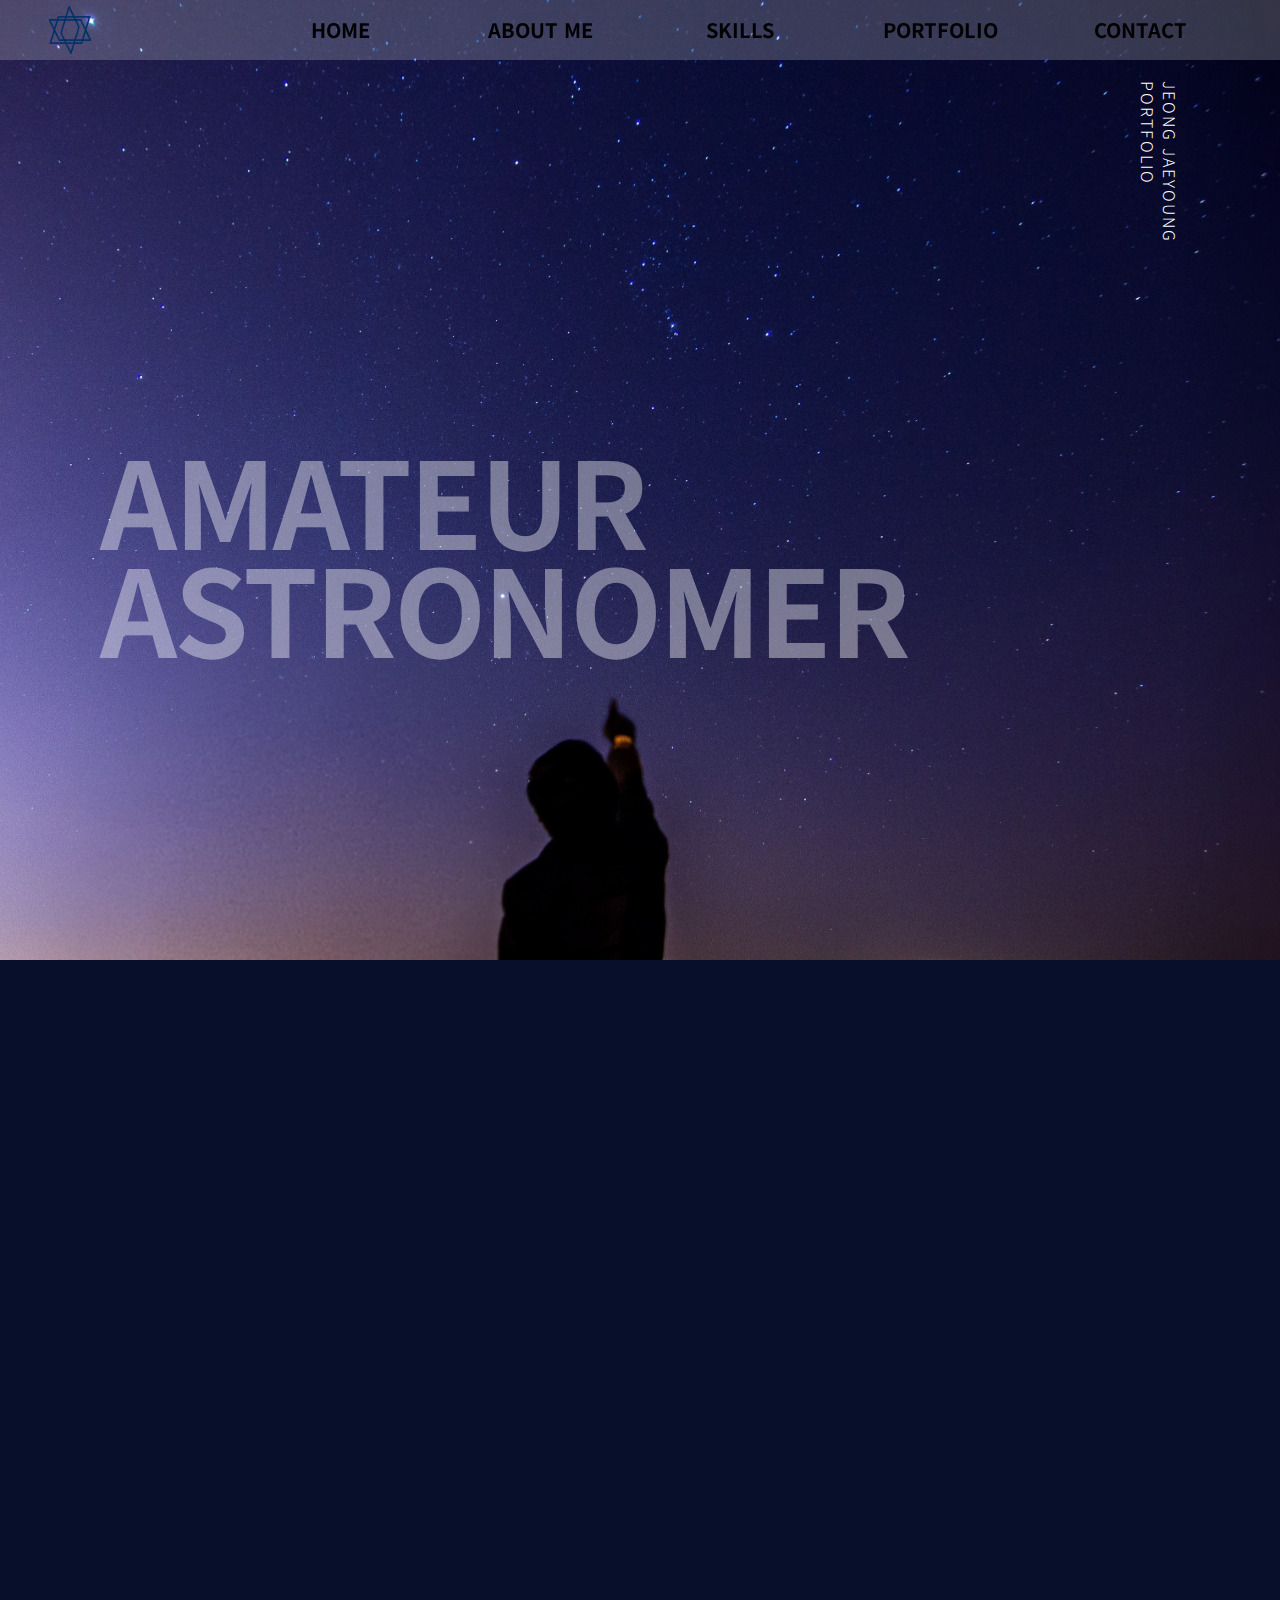
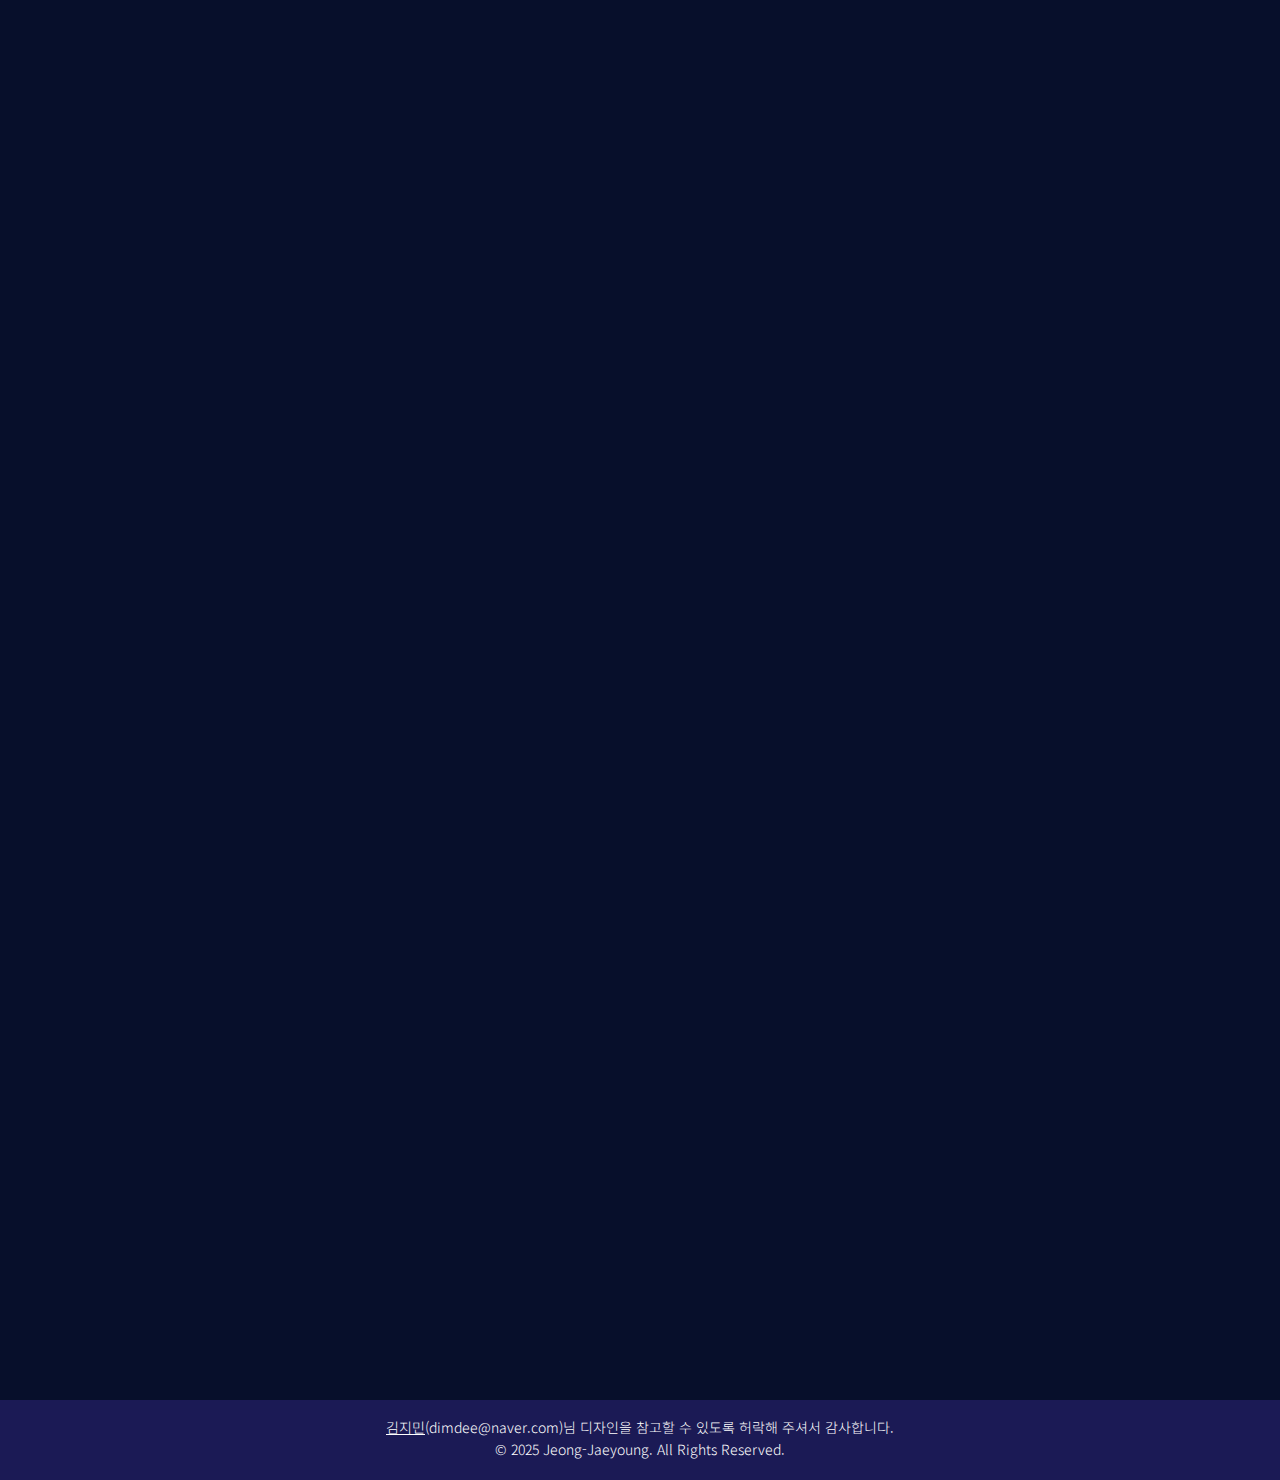
<file: index.html>
<!DOCTYPE HTML>
<html lang="ko">

<head>
  <meta charset="UTF-8">
  <!-- <meta name="viewport" content="width=device-width, initial-scale=1.0"> -->
  
  <title>정재영 포트폴리오</title>

  <link rel="stylesheet" href="css/reset.css" />
  <link rel="stylesheet" href="css/animate.css">
  <link rel="stylesheet" href="css/style.css" />
  <link rel="icon" type="image/x-icon" href="images/favicon.ico">
  
  <script src="js/plugins/jquery-1.12.3.js"></script>
  <script src="js/plugins/jquery.easing.min.js"></script>
  <script src="js/plugins/wow.min.js"></script>
  <script src="js/function.js"></script>
</head>

<body>
  <div id="wrap">
    <!-- header -->
    <header>
      <div class="container">
        <a href="#" class="logo"></a>
        <nav role="navigation">
          <ul class="gnb" id="test">
            <li class="active"><a href="#">HOME</a></li>
            <li><a href="#">ABOUT ME</a></li>
            <li><a href="#">SKILLS</a></li>
            <li><a href="#">PORTFOLIO</a></li>
            <li><a href="#">CONTACT</a></li>
          </ul>
        </nav>
      </div>
    </header>

    <hr>

    <!-- home -->
    <section id="home">
      <div class="container">
        <p>JEONG JAEYOUNG<br>PORTFOLIO</p>
        <h1>AMATEUR<br>ASTRONOMER<br></h1>
      </div>
    </section>

    <hr>

    <!-- profile -->
    <section id="profile" class="clearfix wow fadeIn" data-wow-delay="100ms">
      <div class="profile-left">
        <h2>Profile</h2>
        <p class="img"></p>
      </div>

      <div class="profile-right">
        <div class="profile">
          <ul class="mnu clearfix">
            <li class="on"><a href="#">기본 사항</a></li>
            <li><a href="#">경력 사항</a></li>
            <li><a href="#">수상 내역</a></li>
            <li><a href="#">자격증</a></li>
            <li><a href="#">교육/연수</a></li>
            <li><a href="#">대외 활동</a></li>
          </ul>
          <ul class="view">
            <li>
              &middot; 이름: 정재영<br>
              &middot; 나이: 1990.11.15<br>
              &middot; 학력: 영진전문대학 컴퓨터응용기계계열 졸업<br>
              &middot; 거주지: 제주도<br>
              &middot; 탄생별자리: 전갈자리<br>
              &middot; MBIT: INTJ(용의주도한 전략가, 과학자형)
            </li>
            <li>
              &middot; 신도리코 기계제조부 / 훈련학생<br>
              &middot; 원익QnC 정밀가공 / 기사<br>
              &middot; 두산인프라코어 공작기계BG R&D / 연구원<br>
              &middot; 이젠컴퓨터학원 기계CAD / 강사<br>
              &middot; 유성생명과학고등학교 기계CAD / 산학겸임교사<br>
              &middot; 허브인소프트 연구개발팀 / 선임연구원<br>
              &middot; 대전시민천문대 / 과학해설사<br>
              &middot; 제주융합과학연구원 과학교육부 / 융합교육지도사<br>
              &middot; 프리랜서 2D & 3D CAD / 대표
            </li>
            <li>
              &middot; 실용신안 / 실외풍 유입구<br>
              &middot; 장관상 / 산업통상자원부 창의설계경진대회(오일 미스트 포집 장치)<br>
              &middot; 공로패 / 영진전문대학(전시회 및 공모전 활동 & 수상)<br>
              &middot; 최우수상 / 영진전문대학(성적 우수)<br>
              &middot; 우수상 / (AI 플라스틱 분류 앱)
            </li>
            <li>
              &middot; 과학해설사<br>
              &middot; 직업능력개발훈련교사 기계설계 3급 / 기계가공 3급<br>
              &middot; 기계설계 산업기사<br>
              &middot; 전산응용기계제도 기능사<br>
              &middot; 컴퓨터응용선반 기능사<br>
              &middot; 전자기기 기능사<br>
              &middot; 정보처리 기능사<br>
              &middot; 정보기기운용 기능사<br>
              &middot; 미용사(피부)<br>
              &middot; 워드프로세서<br>
              &middot; HSK Level2
            </li>
            <li>
              &middot; 한국형 창의력 개발 프로그램 ‘New Thinkertoys’<br>
              &middot; Pro/Engineer 3차원 Basic 교육 · 실무 설계 과정<br>
              &middot; CATIA V5 MD2 과정<br>
              &middot; Turning, Milling, Drilling Training 절삭 공구<br>
              &middot; Custom macro<br>
              &middot; 국가직무능력표준(NCS)기반의 훈련과정 편성<br>
              &middot; 2021 산업융합형 인공지능 청년혁신가 양성과정<br>
              &middot; 인공지능 학습용 데이터 라벨링 전문 교육<br>
              &middot; 과학해설사
            </li>
            <li>
              &middot; 멘사코리아 / 기계공학 시그장<br>
              &middot; 교육기부박람회(한국과학창의재단) / 재능기부<br>
              &middot; 3차원 연구회 / 교육부장<br>
              &middot; 하늘, 땅, 우주, 별 만큼…(천문 동호회) / 지기<br>
              &middot; 우주,별….사랑하는 사람들(천문 동호회) / 운영자
            </li>
          </ul>
        </div>

        <div class="tag">
          <ul class="clearfix">
            <li>#별하르방</li>
            <li>#멘사코리아</li>
            <li>#과학해설사</li>
            <li>#기계설계</li>
            <li>#AI & Full-Stack</li>
            <li>#자격증 컬렉터</li>
            <li>#천체관측</li>
          </ul>
        </div>
      </div>
    </section>

    <hr>

    <!-- skills -->
    <section id="skills" class="wow fadeIn" data-wow-delay="100ms">
      <h2>I can do</h2>

      <ol class="skill1 clearfix">
        <li>Python<br><div></div></li>
        <li>Swift<br><div></div></li>
        <li>Java<br><div></div></li>
        <li>HTML<br><div></div></li>
        <li>CSS<br><div></div></li>
        <li>Javscript<br><div></div></li>
        <li>HeidiSQL<br><div></div></li>
      </ol>

      <h2>and I can do too</h2>

      <ol class="skill2 clearfix">
        <li>AutoCAD<br><div></div></li>
        <li>Inventor<br><div></div></li>
        <li>Creo<br><div></div></li>
        <li>Catia<br><div></div></li>
        <li>3D Print<br><div></div></li>
        <li>Telescope<br><div></div></li>
      </ol>
    </section>

    <hr>

    <!-- portfolio -->
    <section id="portfolio" class="wow fadeIn" data-wow-delay="100ms">
      <h2>Portfolio</h2>

      <div class="portfolio_bg">
        <h3 class="sr-only">상세내용</h3>

        <div class="portfolio_img">
          <a href="#" class="viewClose">기획안</a>
        </div>
      </div>

      <div class="container">
        <ul class="mnu clearfix">
          <li class="on"><a href="#">웹사이트</a></li>
          <li><a href="#">AI</a></li>
          <li><a href="#">앱</a></li>
          <li><a href="#">크롤링</a></li>
          <li><a href="#">기계설계</a></li>
          <li><a href="#">3D프린트</a></li>
          <li><a href="#">천체관측</a></li>
        </ul>

        <ul class="view">
          <li>
            <h3>에코인에너지 웹사이트</h3>
            <p>
              허브인소프트 회사 근무 중 프로젝트 결과물로,<br>
              에코인에너지 웹사이트를 반응형으로 제작하였습니다.
            </p>
            <p>
              환경: Mac, HTML, CSS, JS<br>
              참여도: 90%
            </p>
            <div class="view_img">메인화면 이미지 미리보기</div>
            <a href="images/portfolio/ecoinenergyDetail.png" class="viewOpen" onclick="imgSizeChange(event, 1577, 7961)">상세내용</a>
            <a href="http://www.ecoinenergy.com/" target="_blank">사이트 바로가기</a>
          </li>

          <li>
            <h3>태양광 발전소 입지 선정<span>(공모전)</span></h3>
            <p>
              Python을 활용하여 지난 2년간의 데이터를 분석하고, 대전광역시 동별<br>
              태양광 발전 효율을 평가한 후, 상위 25%에 해당하는 지역을 선정하였습니다.
            </p>
            <p>
              환경: Windows, Python(Jupyter), Azure<br>
              참여도: 100%
            </p>
            <div class="view_img">메인화면 이미지 미리보기</div>
            <a href="images/portfolio/solarDetail.png" class="viewOpen" onclick="imgSizeChange(event, 700, 4164)">상세내용</a>
          </li>

          <li>
            <h3>AI 플라스틱 분류 앱<span>(포트폴리오용)</span></h3>
            <p>
              Android 스마트폰에서 실시간으로 내제 모델로 <br>
              폐플라스틱을 분류하는 앱을 제작하였습니다.
            </p>
            <p>
              환경: Ubuntu, Windows, Mac, Docker, Python, Java<br>
              참여도: 100%
            </p>
            <div class="view_img">메인화면 이미지 미리보기</div>
            <a href="images/portfolio/appDetail.png" class="viewOpen" onclick="imgSizeChange(event, 700, 2078)">상세내용</a>
          </li>

          <li>
            <h3>크롤링<span>(포트폴리오용)</span></h3>
            <p>
              검색어와 크롤링할 글 개수를 입력하면, 유튜브에서 검색하여 제목, 조회수, 날짜,<br>
              좋아요 수, 싫어요 수, 댓글을 수집하는 크롤링 프로그램을 제작하였습니다.
            </p>
            <p>
              환경: Windows, Python<br>
              참여도: 100%
            </p>
            <div class="view_img">메인화면 이미지 미리보기</div>
            <a href="images/portfolio/crawlingDetail.png" class="viewOpen" onclick="imgSizeChange(event, 700, 6032)">상세내용</a>
          </li>

          <li>
            <h3>오일 미스트 포집 장치<span>(장관상)</span></h3>
            <p>
              CNC 가공에서 발생하는 오일 미스트를 포집하여<br>
              재사용할 수 있는 장치를 설계하고 제작하였습니다.
            </p>
            <p>
              환경: Creo, AutoCAD, CNC밀링<br>
              참여도: 60%
            </p>
            <div class="view_img">메인화면 이미지 미리보기</div>
            <a href="images/portfolio/cadDetail.png" class="viewOpen" onclick="imgSizeChange(event, 700, 16329)">상세내용</a>
          </li>

          <li>
            <h3>편심 왕복 장치</h3>
            <p>
              기계설계 산업기사 시험에 출제되는 편심 왕복 장치를 3D 모델링하여,<br>
              3D 프린터로 출력한 후 실제로 동작할 수 있도록 조립하였습니다.
            </p>
            <p>
              환경: Inventor, 3D Print<br>
              참여도: 100%
            </p>
            <div class="view_img">메인화면 이미지 미리보기</div>
            <a href="images/portfolio/3dprintDetail.png" class="viewOpen" onclick="imgSizeChange(event, 700, 5271)">상세내용</a>
          </li>

          <li>
            <h3>천체 관측</h3>
            <p>
              천문 동호회 운영과 대전시민천문대, 제주융합과학연구원에서<br>
              천체 관측 관련 업무를 수행하였습니다.
            </p>
            <p>
              환경: 주망원경, 보조망원경<br>
              참여도: 100%
            </p>
            <div class="view_img">메인화면 이미지 미리보기</div>
            <a href="images/portfolio/astroDetail.png" class="viewOpen" onclick="imgSizeChange(event, 700, 2621)">상세내용</a>
          </li>
        </ul>
      </div>
    </section>

    <hr>

    <!-- contact -->
    <section id="contact" class="wow fadeIn" data-wow-delay="100ms">
      <h2>Contact</h2>
      <div class="contact_img"></div>

      <div class="container">
        <p>
          저는 물질적인 욕심보다는 <strong>꿈을 추구</strong>하며,<br>
          다른 사람들이 자신의 꿈을 찾을 수 있도록 돕고자 합니다.<br>
          우주의 먼지처럼 <strong>자유로운 삶</strong>을 살아가며,<br>
          끊임없이 성장하고 발전하는 여정을 이어가고 있습니다.
        </p>
        <p>
          shaula0@naver.com<br>
        </p>
  
        <div class="link clearfix">
          <a href="https://github.com/shaula0" class="git" target="_blank">
            <img src="images/git.svg" />
          </a>
          <a href="https://www.instagram.com/jayjaej" class="instargram" target="_blank">
            <img src="images/instagram.svg" />
          </a>
          <a href="https://shaula0.tistory.com/" class="instargram" target="_blank">
            <img src="images/tistory.svg" />
          </a>
        </div>
      </div>
    </section>

    <hr>

    <!-- footer -->
    <footer>
      <address>
        <a href="https://kim-ji-min.github.io/My-Portfolio/" style="text-decoration: underline;">김지민</a>(dimdee@naver.com)님 디자인을 참고할 수 있도록 허락해 주셔서 감사합니다.<br>
        &copy; 2025 Jeong-Jaeyoung. All Rights Reserved.
      </address>
    </footer>
  </div>
</body>

</html>
</file>
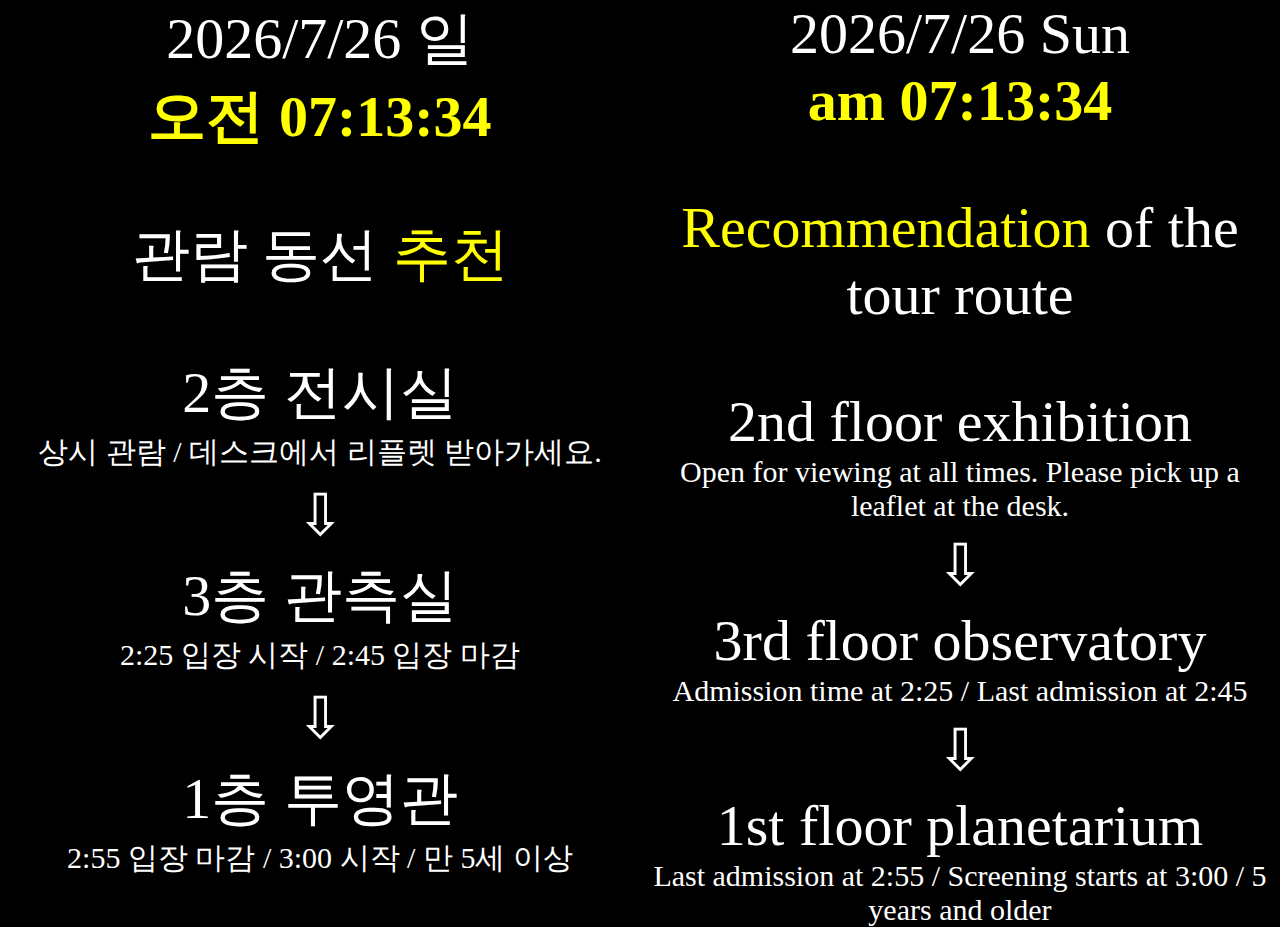
<file: summer.html>
<!-- 대전시민천문대 관람동선 추천 -->
<!--
2시 23분 미만일 경우 전시실 > 관측실(2:25) > 투영관(3:00) 추천

0분 이상, 23분 미만일 경우 전시실 > 관측실 > 투영관 추천
23분 이상, 45분 미만일 경우 관측실 > 전시실 > 투영관 추천
45분 이상, 52분 미만일 경우 전시실 > 투영관 > 관측실 추천
52분 이상, 55분 미만일 경우 투영관 > 관측실 > 전시실 추천
55분 이상, 0분 미만일 경우 전시실 > 관측실 > 투영관 추천

단, 화요일 8시는 시낭송, 토요일 8시는 음악회 추천
단, 4시 55분 이상, 5시 23분 미만일 경우 전시실 > 관측실 추천
단, 5시 23분 이상, 5시 45분 미만일 경우 관측실 > 전시실 추천
단, 5시 23분 이상, 6시 45분 미만일 경우 전시실 추천

단, 8시 55분 이상, 9시 00분 미만일 경우 전시실 > 관측실 추천
단, 9시 00분 이상, 9시 23분 미만일 경우 전시실 > 관측실 추천
단, 9시 23분 이상, 45분 미만일 경우 관측실 > 전시실 추천
단, 9시 45분 이상일 경우 전시실 추천
-->

<!DOCTYPE html>

<style>
    * {
        padding: 0;
        margin: 0;
        font-size: 58px;
    }

    body {
        background-color: black;
        color: white;
        display: table;
        table-layout: fixed;
        width: 100%;
        min-height: 100vh;
        text-align: center;

    }

    div.left {
        width: 50%;
        float: left;
        box-sizing: border-box;
    }

    div.right {
        width: 50%;
        float: right;
        box-sizing: border-box;
    }

    .way>div {
        padding-top: 8px;
        padding-bottom: 8px;
    }

    .container {
        display: table-cell;
        vertical-align: middle;
    }

    .date {
        color: white;
    }

    .time {
        font-weight: bold;
        color: yellow;
    }

    .way-time {
        font-size: 30px;
    }
</style>

<html lang="en" dir="ltr">

<head>
    <meta charset="utf-8">
</head>

<body>
    <div class="container">
        <div class="left">
            <div id="date" class="date"></div>
            <div id="time" class="time"></div>
            <div style="padding-top: 60px; padding-bottom: 60px;">관람 동선 <span style="color: yellow;">추천</span></div>
            <div class="way">
                <p id="first_route"></p>
                <p id="first_route_sub" class="way-time"></p>
                <div id="first_arrow">&#8681;</div>
                <p id="second_route"></p>
                <p id="second_route_sub" class="way-time"></p>
                <div id="second_route_arrow">&#8681;</div>
                <p id="third_route"></p>
                <p id="third_route_sub" class="way-time"></p>
            </div>
        </div>
        <div class="right">
            <div id="en_date" class="date"></div>
            <div id="en_time" class="time"></div>
            <div style="padding-top: 60px; padding-bottom: 60px;"><span style="color: yellow;">Recommendation</span> of the tour route</div>
            <div class="way">
                <p id="en_first_route"></p>
                <p id="en_first_route_sub" class="way-time"></p>
                <div id="en_first_arrow">&#8681;</div>
                <p id="en_second_route"></p>
                <p id="en_second_route_sub" class="way-time"></p>
                <div id="en_second_route_arrow">&#8681;</div>
                <p id="en_third_route"></p>
                <p id="en_third_route_sub" class="way-time"></p>
            </div>
        </div>
    </div>
</body>

</html>

<script type="text/javascript">
    var first_route = "";
    var first_route_sub = "";
    var second_route = "";
    var second_route_sub = "";
    var third_route = "";
    var third_route_sub = "";

    var en_first_route = "";
    var en_first_route_sub = "";
    var en_second_route = "";
    var en_second_route_sub = "";
    var en_third_route = "";
    var en_third_route_sub = "";

    var f1 = "1층 투영관";
    var f1_poetry_recitation = "1층 시낭송<br>(예약자 우선)";
    var f1_music_concert = "1층 음악회<br>(예약자 우선)";
    var f1_time1 = ":55 입장 마감 / ";
    var f1_time2 = ":00 시작 / 만 5세 이상";
    var f1_time1_concert = ":55 예약자 입장 마감 / ";
    var f1_time2_concert = ":00 시작 / 만 7세 이상";
    var f2 = "2층 전시실";
    var f2_time = "상시 관람 / 데스크에서 리플렛 받아가세요.";
    var f3 = "3층 관측실";
    var f3_time1 = ":25 입장 시작 / ";
    var f3_time2 = ":45 입장 마감";

    var en_f1 = "1st floor planetarium";
    var en_f1_poetry_recitation = "1st floor poetry recitation<br>(Priority for reservations)";
    var en_f1_music_concert = "1st floor music concert<br>(Priority for reservations)";
    var en_f1_time1 = "Last admission at ";
    var en_f1_time2 = ":55 / Screening starts at ";
    var en_f1_time3 = ":00 / 5 years and older";
    var en_f1_time1_concert = "Last admission for reservation at ";
    var en_f1_time2_concert = ":55 / Starts at ";
    var en_f1_time3_concert = ":00 / 7 years and older"
    var en_f2 = "2nd floor exhibition";
    var en_f2_time = "Open for viewing at all times. Please pick up a leaflet at the desk.";
    var en_f3 = "3rd floor observatory";
    var en_f3_time1 = "Admission time at ";
    var en_f3_time2 = ":25 / Last admission at ";
    var en_f3_time3 = ":45";

    function setClock() {
        var date = new Date();
        //var date = new Date("2025-04-26 19:55:00");
        var year = date.getFullYear();
        var month = date.getMonth() + 1;
        var day = date.getDate();
        var weekNames = ["일", "월", "화", "수", "목", "금", "토"];
        var weekNames_en = ["Sun", "Mon", "Tue", "Wed", "Thu", "Fri", "Sat"];
        var week = weekNames[date.getDay()];
        var week_en = weekNames_en[date.getDay()];
        var hour = modifyNumber(date.getHours());
        var min = modifyNumber(date.getMinutes());
        var sec = modifyNumber(date.getSeconds());

        var first_arrow_display = "block";
        var second_arrow_display = "block";

        // 오전, 오후 구분
        if (hour < 13) {
            var am_pm = "오전";
            var am_pm_en = "am";
        }
        else {
            var am_pm = "오후";
            var am_pm_en = "pm";
            hour = hour - 12;
        }

        // 2시 23분 미만일 경우 전시실 > 관측실(2:25) > 투영관(3:00) 추천
        if (am_pm == "오전" || hour <= 1 || hour == 2 && min < 23) {
            first_route = f2;
            first_route_sub = f2_time;
            second_route = f3;
            second_route_sub = "2" + f3_time1 + "2" + f3_time2;
            third_route = f1;
            third_route_sub = "2" + f1_time1 + "3" + f1_time2;

            en_first_route = en_f2;
            en_first_route_sub = en_f2_time;
            en_second_route = en_f3;
            en_second_route_sub = en_f3_time1 + "2" + en_f3_time2 + "2" + en_f3_time3;
            en_third_route = en_f1;
            en_third_route_sub = en_f1_time1 + "2" + en_f1_time2 + "3" + en_f1_time3;
        }
        // 4시 55분 이상, 5시 23분 미만일 경우 전시실 > 관측실 추천
        else if (hour == 4 && min >= 55 || hour == 5 && min < 23) {
            first_route = f2;
            first_route_sub = f2_time;
            second_route = f3;
            second_route_sub = "5" + f3_time1 + "5" + f3_time2;
            third_route = "";
            third_route_sub = "다음 프로그램은 7:00에 시작합니다.";

            en_first_route = en_f2;
            en_first_route_sub = en_f2_time;
            en_second_route = en_f3;
            en_second_route_sub = en_f3_time1 + "5" + en_f3_time2 + "5" + en_f3_time3;
            en_third_route = "";
            en_third_route_sub = "The next program will start at 7:00.";
        }
        // 5시 23분 이상, 5시 45분 미만일 경우 관측실 > 전시실 추천
        else if (hour == 5 && min < 45) {
            first_route = f3;
            first_route_sub = "5" + f3_time1 + "5" + f3_time2;
            second_route = f2;
            second_route_sub = f2_time;
            third_route = "";
            third_route_sub = "다음 프로그램은 7:00에 시작합니다.";

            en_first_route = en_f3;
            en_first_route_sub = en_f3_time1 + "5" + en_f3_time2 + "5" + en_f3_time3;
            en_second_route = en_f2;
            en_second_route_sub = en_f2_time;
            en_third_route = "";
            en_third_route_sub = "The next program will start at 7:00.";

            second_arrow_display = "none";
        }
        // 5시 45분 이상, 6시 45분 미만일 경우 전시실 추천
        else if (hour == 5 && min >= 45 || hour == 6 && min < 45) {
            first_route = f2;
            first_route_sub = f2_time;
            second_route = "";
            second_route_sub = "다음 프로그램은 7:00에 시작합니다.";
            third_route = "";
            third_route_sub = "";

            en_first_route = en_f2;
            en_first_route_sub = en_f2_time;
            en_second_route = "";
            en_second_route_sub = "The next program will start at 7:00.";
            en_third_route = "";
            en_third_route_sub = "";

            second_arrow_display = "none";
        }
        // 8시 55분 이상, 10시 미만일 경우
        else if (hour == 8 && min >= 55 || hour >= 9)
        {
            // 8시 55분 이상 또는, 9시 0분 미만일 경우 전시실 > 관측실 추천
            if (hour == 8 && min >= 55) {
                first_route = f2;
                first_route_sub = f2_time;
                second_route = f3;
                second_route_sub = "9" + f3_time1 + "9" + f3_time2;
                third_route = "";
                third_route_sub = "";

                en_first_route = en_f2;
                en_first_route_sub = en_f2_time;
                en_second_route = en_f3;
                en_second_route_sub = en_f3_time1 + "9" + en_f3_time2 + "9" + en_f3_time3;
                en_third_route = "";
                en_third_route_sub = "";

                second_arrow_display = "none";
            }
            // 9시 0분 이상, 9시 23분 미만일 경우 전시실 > 관측실 추천
            else if (hour == 9 && min >= 0 && min < 23) {
                first_route = f2;
                first_route_sub = f2_time;
                second_route = f3;
                second_route_sub = hour + f3_time1 + hour + f3_time2;
                third_route = "";
                third_route_sub = "";

                en_first_route = en_f2;
                en_first_route_sub = en_f2_time;
                en_second_route = en_f3;
                en_second_route_sub = en_f3_time1 + hour + en_f3_time2 + hour + en_f3_time3;
                en_third_route = "";
                en_third_route_sub = "";

                second_arrow_display = "none";
            }
            // 9시 23분 이상, 45분 미만일 경우 관측실 > 전시실 추천
            else if (hour == 9 && min >= 23 && min < 45) {
                first_route = f3;
                first_route_sub = hour + f3_time1 + hour + f3_time2;;
                second_route = f2;
                second_route_sub = f2_time;
                third_route = "";
                third_route_sub = "";
    
                en_first_route = en_f3;
                en_first_route_sub = en_f3_time1 + hour + en_f3_time2 + hour + en_f3_time3;
                en_second_route = en_f2;
                en_second_route_sub = en_f2_time;
                en_third_route = "";
                en_third_route_sub = "";

                second_arrow_display = "none";
            }
            // 45분 이상일 경우 전시실 추천
            else {
                first_route = f2;
                first_route_sub = f2_time;
                second_route = "";
                second_route_sub = "";
                third_route = "";
                third_route_sub = "";
    
                en_first_route = en_f2;
                en_first_route_sub = en_f2_time;
                en_second_route = "";
                en_second_route_sub = "";
                en_third_route = "";
                en_third_route_sub = "";

                first_arrow_display = "none";
                second_arrow_display = "none";
            }
        }
        else
        {
            // 0분 이상, 23분 미만일 경우 전시실 > 관측실 > 투영관 추천
            if (min >= 0 && min < 23) {
                first_route = f2;
                first_route_sub = f2_time;
                second_route = f3;
                second_route_sub = hour + f3_time1 + hour + f3_time2;
    
                en_first_route = en_f2;
                en_first_route_sub = en_f2_time;
                en_second_route = en_f3;
                en_second_route_sub = en_f3_time1 + hour + en_f3_time2 + hour + en_f3_time3;

                // 화요일 7시일 경우 시낭송
                  if (week == "화" && hour == 7) {
                    third_route = f1_poetry_recitation;
                    third_route_sub = hour + f1_time1_concert + (hour+1) + f1_time2_concert;

                    en_third_route = en_f1_poetry_recitation;
                    en_third_route_sub = en_f1_time1_concert + hour + en_f1_time2_concert + (hour+1) + en_f1_time3_concert;
                }
                // 토요일 7시일 경우 음악회
                else if (week == "토" && hour == 7) {
                    third_route = f1_music_concert;
                    third_route_sub = hour + f1_time1_concert + (hour+1) + f1_time2_concert;

                    en_third_route = en_f1_music_concert;
                    en_third_route_sub = en_f1_time1_concert + hour + en_f1_time2_concert + (hour+1) + en_f1_time3_concert;
                }
                // 그외 요일일 경우
                else {
                    third_route = f1;
                    third_route_sub = hour + f1_time1 + (hour+1) + f1_time2;

                    en_third_route = en_f1;
                    en_third_route_sub = en_f1_time1 + hour + en_f1_time2 + (hour+1) + en_f1_time3;
                }
            }
            // 23분 이상, 45분 미만일 경우 관측실 > 전시실 > 투영관 추천
            else if (min >= 23 && min < 45) {
                first_route = f3;
                first_route_sub = hour + f3_time1 + hour + f3_time2;;
                second_route = f2;
                second_route_sub = f2_time;
    
                en_first_route = en_f3;
                en_first_route_sub = en_f3_time1 + hour + en_f3_time2 + hour + en_f3_time3;
                en_second_route = en_f2;
                en_second_route_sub = en_f2_time;

                // 화요일 7시일 경우 시낭송
                if (week == "화" && hour == 7) {
                    third_route = f1_poetry_recitation;
                    third_route_sub = hour + f1_time1_concert + (hour+1) + f1_time2_concert;

                    en_third_route = en_f1_poetry_recitation;
                    en_third_route_sub = en_f1_time1_concert + hour + en_f1_time2_concert + (hour+1) + en_f1_time3_concert;
                }
                // 토요일 7시일 경우 음악회
                else if (week == "토" && hour == 7) {
                    third_route = f1_music_concert;
                    third_route_sub = hour + f1_time1_concert + (hour+1) + f1_time2_concert;

                    en_third_route = en_f1_music_concert;
                    en_third_route_sub = en_f1_time1_concert + hour + en_f1_time2_concert + (hour+1) + en_f1_time3_concert;
                }
                // 그외 요일일 경우
                else {
                    third_route = f1;
                    third_route_sub = hour + f1_time1 + (hour+1) + f1_time2;

                    en_third_route = en_f1;
                    en_third_route_sub = en_f1_time1 + hour + en_f1_time2 + (hour+1) + en_f1_time3;
                }
            }
            // 45분 이상, 52분 미만일 경우 전시실 > 투영관 > 관측실 추천
            else if (min >= 45 && min < 52) {
                first_route = f2;
                first_route_sub = f2_time;
                third_route = f3;
                third_route_sub = (hour+1) + f3_time1 + (hour+1) + f3_time2;
    
                en_first_route = en_f2;
                en_first_route_sub = en_f2_time;
                en_third_route = en_f3;
                en_third_route_sub = en_f3_time1 + (hour+1) + en_f3_time2 + (hour+1) + en_f3_time3;

                // 화요일 7시일 경우 시낭송
                if (week == "화" && hour == 7) {
                    second_route = f1_poetry_recitation;
                    second_route_sub = hour + f1_time1_concert + (hour+1) + f1_time2_concert;

                    en_second_route = en_f1_poetry_recitation;
                    en_second_route_sub = en_f1_time1_concert + hour + en_f1_time2_concert + (hour+1) + en_f1_time3_concert;
                }
                // 토요일 7시일 경우 음악회
                else if (week == "토" && hour == 7) {
                    second_route = f1_music_concert;
                    second_route_sub = hour + f1_time1_concert + (hour+1) + f1_time2_concert;

                    en_second_route = en_f1_music_concert;
                    en_second_route_sub = en_f1_time1_concert + hour + en_f1_time2_concert + (hour+1) + en_f1_time3_concert;
                }
                // 그외 요일일 경우
                else {
                    second_route = f1;
                    second_route_sub = hour + f1_time1 + (hour+1) + f1_time2;

                    en_second_route = en_f1;
                    en_second_route_sub = en_f1_time1 + hour + en_f1_time2 + (hour+1) + en_f1_time3;
                }
            }
            // 52분 이상, 55분 미만일 경우 투영관 > 관측실 > 전시실 추천
            else if (min >= 52 && min < 55) {
                second_route = f3;
                second_route_sub = (hour+1) + f3_time1 + (hour+1) + f3_time2;
                third_route = f2;
                third_route_sub = f2_time;
    
                en_second_route = en_f3;
                en_second_route_sub = en_f3_time1 + (hour+1) + en_f3_time2 + (hour+1) + en_f3_time3;
                en_third_route = en_f2;
                en_third_route_sub = en_f2_time;

                // 화요일 7시일 경우 시낭송
                if (week == "화" && hour == 7) {
                    first_route = f1_poetry_recitation;
                    first_route_sub = hour + f1_time1_concert + (hour+1) + f1_time2_concert;

                    en_first_route = en_f1_poetry_recitation;
                    en_first_route_sub = en_f1_time1_concert + hour + en_f1_time2_concert + (hour+1) + en_f1_time3_concert;
                }
                // 토요일 7시일 경우 음악회
                else if (week == "토" && hour == 7) {
                    first_route = f1_music_concert;
                    first_route_sub = hour + f1_time1_concert + (hour+1) + f1_time2_concert;

                    en_first_route = en_f1_music_concert;
                    en_first_route_sub = en_f1_time1_concert + hour + en_f1_time2_concert + (hour+1) + en_f1_time3_concert;
                }
                // 그외 요일일 경우
                else {
                    first_route = f1;
                    first_route_sub = hour + f1_time1 + (hour+1) + f1_time2;

                    en_first_route = en_f1;
                    en_first_route_sub = en_f1_time1 + hour + en_f1_time2 + (hour+1) + en_f1_time3;
                }
            }
            // 55분 이상, 0분 미만일 경우 전시실 > 관측실 > 투영관 추천
            else {
                first_route = f2;
                first_route_sub = f2_time;
                second_route = f3;
                second_route_sub = (hour+1) + f3_time1 + (hour+1) + f3_time2;

                en_first_route = en_f2;
                en_first_route_sub = en_f2_time;
                en_second_route = en_f3;
                en_second_route_sub = en_f3_time1 + (hour+1) + en_f3_time2 + (hour+1) + en_f3_time3;
              
                // 화요일 6시일 경우 시낭송
                if (week == "화" && hour == 6) {
                    third_route = f1_poetry_recitation;
                    third_route_sub = (hour+1) + f1_time1_concert + (hour+2) + f1_time2_concert;

                    en_third_route = en_f1_poetry_recitation;
                    en_third_route_sub = en_f1_time1_concert + (hour+1) + en_f1_time2_concert + (hour+2) + en_f1_time3_concert;
                }
                // 토요일 6시일 경우 음악회
                else if (week == "토" && hour == 6) {
                    third_route = f1_music_concert;
                    third_route_sub = (hour+1) + f1_time1_concert + (hour+2) + f1_time2_concert;

                    en_third_route = en_f1_music_concert;
                    en_third_route_sub = en_f1_time1_concert + (hour+1) + en_f1_time2_concert + (hour+2) + en_f1_time3_concert;
                }
                // 그외 요일일 경우
                else {
                    third_route = f1;
                    third_route_sub = (hour+1) + f1_time1 + (hour+2) + f1_time2;

                    en_third_route = en_f1;
                    en_third_route_sub = en_f1_time1 + (hour+1) + en_f1_time2 + (hour+2) + en_f1_time3;
                }
            }
        }

        document.getElementById("date").innerHTML = year + "/" + month + "/" + day + " " + week;
        document.getElementById("time").innerHTML = am_pm + " " + hour + ":" + min + ":" + sec;

        document.getElementById("en_date").innerHTML = year + "/" + month + "/" + day + " " + week_en;
        document.getElementById("en_time").innerHTML = am_pm_en + " " + hour + ":" + min + ":" + sec;

        document.getElementById("first_route").innerHTML = first_route;
        document.getElementById("first_route_sub").innerHTML = first_route_sub;
        document.getElementById("second_route").innerHTML = second_route;
        document.getElementById("second_route_sub").innerHTML = second_route_sub;
        document.getElementById("third_route").innerHTML = third_route;
        document.getElementById("third_route_sub").innerHTML = third_route_sub;

        document.getElementById("en_first_route").innerHTML = en_first_route;
        document.getElementById("en_first_route_sub").innerHTML = en_first_route_sub;
        document.getElementById("en_second_route").innerHTML = en_second_route;
        document.getElementById("en_second_route_sub").innerHTML = en_second_route_sub;
        document.getElementById("en_third_route").innerHTML = en_third_route;
        document.getElementById("en_third_route_sub").innerHTML = en_third_route_sub;

        document.getElementById("first_arrow").style.display = first_arrow_display;
        document.getElementById("en_first_arrow").style.display = first_arrow_display;
        document.getElementById("second_route_arrow").style.display = second_arrow_display;
        document.getElementById("en_second_route_arrow").style.display = second_arrow_display;
    }

    function modifyNumber(time) {
        if (parseInt(time) < 10) {
            return "0" + time;
        }
        else
            return time;
    }

    window.onload = function () {
        setClock();
        setInterval(setClock, 1000); //1초마다 setClock 함수 실행
    }
</script>
</file>
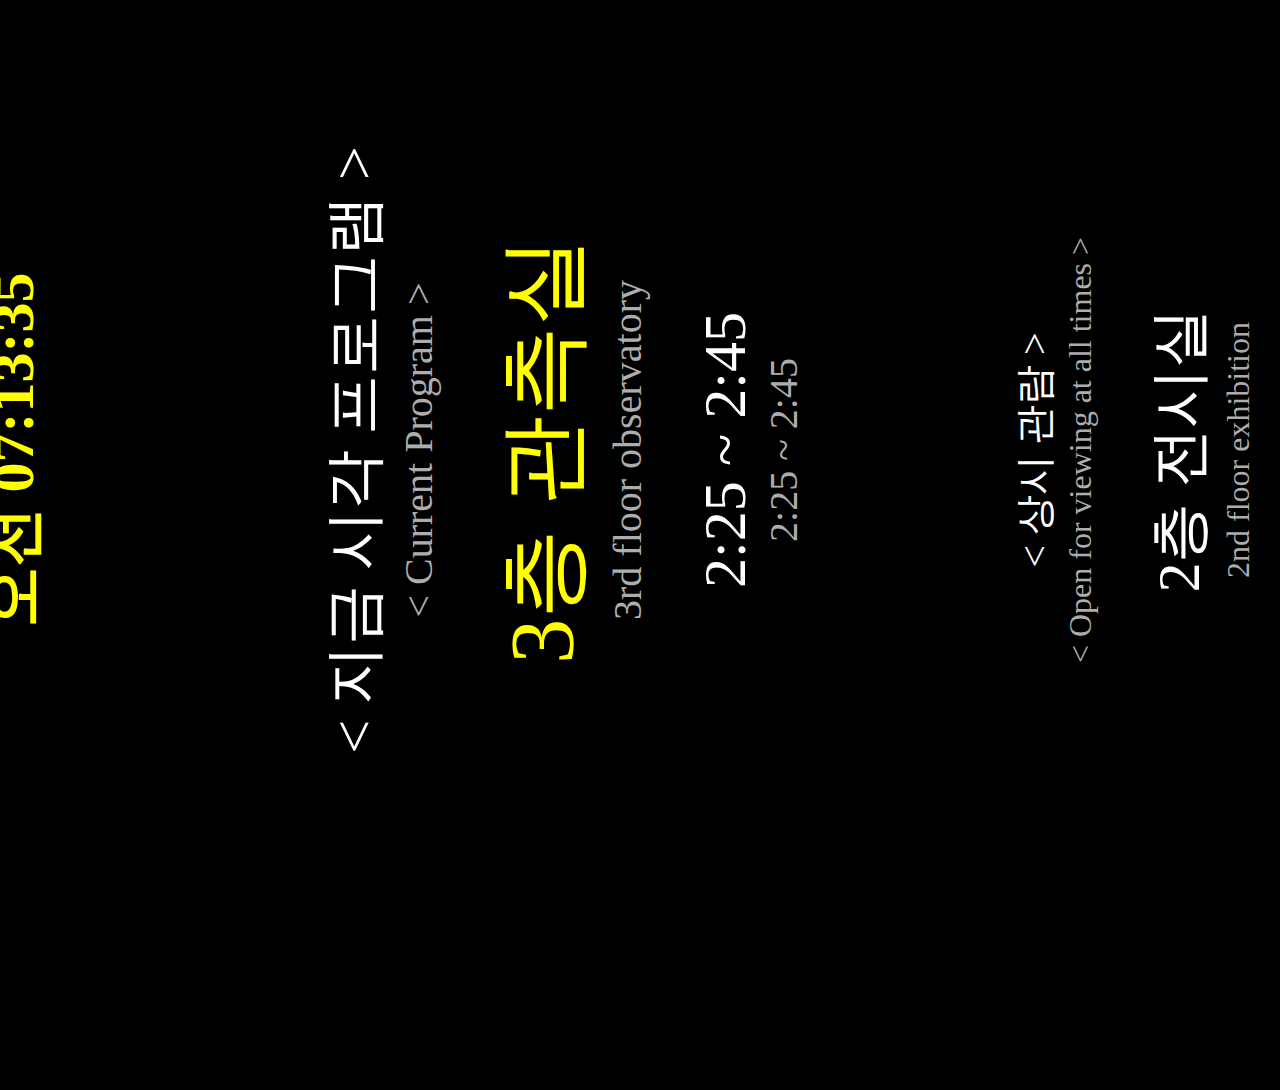
<file: summer2.html>
<!-- 대전시민천문대 시간표 -->
<!--
매시간 45분 이상, 58분 미만 = 투영실
매시간 58분 이상, 45분 미만 = 관측실 

2시 45분 미만 = 관측실(2시 25분)
5시 45분 이상, 6시 58분 미만 = 투영실(7시)
9시 45분 이상 = 프로그램 X

단, 화요일 8시는 시낭송, 토요일 8시는 음악회 추천
-->

<!DOCTYPE html>

<style>
    * {
        padding: 0;
        margin: 0;
    }

    body {
        background-color: black;
        color: white;
        overflow: hidden;
        position: relative;
        width: 100vw;
        height: 100vh;
    }

    .container {
        position: absolute;
        top: 50%;
        left: 50%;
        transform: translate(-50%, -50%);
        width: 100vh; /* 주의! 회전할 거라서 vh, vw 바꿔야 함 */
        height: 100vw;
        display: flex;
        justify-content: center;
        align-items: center;
    }

    .rotate {
        transform: rotate(-90deg);
        transform-origin: center center;
        display: flex;
        flex-direction: column;
        justify-content: center;
        align-items: center;
        text-align: center;
        width: 100%;
        height: 100%;
    }

    .time {font-weight: bold; color: yellow;}

    .datetime {font-size: 60px;}

    .current {font-size: 60px;}
    .current-title {font-size: 90px; color: yellow;}

    .alltimes {font-size: 40px;}
    .alltimes-title {font-size: 60px;}
    
    .datetime > p, .current > p {font-size: 40px; color: #adadad;}
    .alltimes > p {font-size: 32px; color: #adadad;}

    .pt-40 {padding-top: 40px;}
    .pt-200 {padding-top: 200px;}
    .pt-260 {padding-top: 260px;}
</style>

<html lang="en" dir="ltr">
    <head>
        <meta charset="utf-8">
        <link rel="icon" type="image/x-icon" href="images/favicon.ico">
    </head>

    <body>
        <div class="container">
            <div class="rotate">
                <div class="datetime">
                    <div id="date"></div>
                    <div id="time" class="time"></div>
                </div>
                <div class="current pt-260">
                    <div>< 지금 시각 프로그램 ></div>
                    <p>< Current Program ></p>
                    <div id="current_pg" class="pt-40 current-title"></div>
                    <p id="current_pg_en"></p>
                    <div id="current_pg_sub" class="pt-40"></div>
                    <p id="current_pg_en_sub"></p>
                </div>
                <div class="alltimes pt-200">
                    <div>< 상시 관람 ></div>
                    <p>< Open for viewing at all times ></p>
                    <div class="pt-40 alltimes-title">2층 전시실 </div>
                    <p>2nd floor exhibition</p>
                    <div class="pt-40">데스크에서 리플렛 받아가세요.</div>
                    <p>Please pick up a leaflet at the desk.</p>
                </div>
            </div>
        </div>
    </body>
</html>

<script type="text/javascript">
    var current_pg = "";
    var current_pg_sub = "";

    var current_pg_en = "";
    var current_pg_en_sub = "";

    var f1 = "1층 투영관";
    var f1_poetry_recitation = "1층 시낭송(예약자 우선)";
    var f1_music_concert = "1층 음악회(예약자 우선)";
    var f1_time = ":58 입장 마감 / 만 5세 이상";
    var f1_time_concert = ":58 예약자 입장 마감 / 만 7세 이상";
    var f3 = "3층 관측실";
    var f3_time1 = ":25 ~ ";
    var f3_time2 = ":45";
    var end = "프로그램이 종료되었습니다.";
    var end_sub = "다음에 또 만나요.";

    var en_f1 = "1st floor planetarium";
    var en_f1_poetry_recitation = "1st floor poetry recitation(Priority for reservations)";
    var en_f1_music_concert = "1st floor music concert(Priority for reservations)";
    var en_f1_time1 = "Last admission at ";
    var en_f1_time2 = ":58 / 5 years and older";
    var en_f1_time1_concert = "Last admission for reservation at ";
    var en_f1_time2_concert = ":58 / 7 years and older ";
    var en_f3 = "3rd floor observatory";
    var en_f3_time1 = ":25 ~ ";
    var en_f3_time2 = ":45";
    var en_end = "The program has ended.";
    var en_end_sub = "See you again next time!"

    function setClock() {
        var date = new Date();
        //var date = new Date("2025-04-22 18:00:00");
        var year = date.getFullYear();
        var month = date.getMonth() + 1;
        var day = date.getDate();
        var weekNames = ["일", "월", "화", "수", "목", "금", "토"];
        var weekNames_en = ["Sun", "Mon", "Tue", "Wed", "Thu", "Fri", "Sat"];
        var week = weekNames[date.getDay()];
        var week_en = weekNames_en[date.getDay()];
        var hour = modifyNumber(date.getHours());
        var min = modifyNumber(date.getMinutes());
        var sec = modifyNumber(date.getSeconds());

        var first_arrow_display = "block";
        var second_arrow_display = "block";

        // 오전, 오후 구분
        if (hour < 13) {
            var am_pm = "오전";
        }
        else {
            var am_pm = "오후";
            hour = hour - 12;
        }

        // 2시 45분 미만 = 관측실(2시 25분)
        if (am_pm == "오전" || am_pm == "오후" && hour < 2 || hour == 2 && min < 45) {
            current_pg = f3;
            current_pg_sub = "2" + f3_time1 + "2" + f3_time2;

            current_pg_en = en_f3;
            current_pg_en_sub = "2" + en_f3_time1 + "2" + en_f3_time2;
        }
        // 5시 45분 이상, 6시 58분 미만 = 투영실(7시)
        else if ((hour == 5 && min >= 45) || (hour == 6 && min < 58)) {
            // 화요일 7시일 경우 시낭송
            if (week == "화") {
                current_pg = f1_poetry_recitation;
                current_pg_sub = "6" + f1_time_concert;

                current_pg_en = en_f1_poetry_recitation;
                current_pg_en_sub = en_f1_time1_concert + "6" + en_f1_time2_concert;
            }
            // 토요일 7시일 경우 음악회
            else if (week == "토") {
                current_pg = f1_music_concert;
                current_pg_sub = "6" + f1_time_concert;

                current_pg_en = en_f1_music_concert;
                current_pg_en_sub = en_f1_time1_concert + "6" + en_f1_time2_concert;
            }
            else {
                current_pg = f1;
                current_pg_sub = "6" + f1_time; 
    
                current_pg_en = en_f1;
                current_pg_en_sub =  en_f1_time1 + "6" + en_f1_time2;
            }
        }
        // 9시 45분 이상 = 프로그램 X
        else if ((am_pm == "오후" && hour == 9 && min >= 45) || (am_pm == "오후" && hour > 9))
        {
            current_pg = end;
            current_pg_sub = end_sub;

            current_pg_en = en_end;
            current_pg_en_sub = en_end_sub;
        }
        else {
            // 매시간 45분 이상, 58분 미만 = 투영실
            if (min >= 45 && min < 58) {
                current_pg = f1;
                current_pg_sub = hour + f1_time;

                current_pg_en = en_f1;
                current_pg_en_sub = en_f1_time1 + hour + en_f1_time2;
            }
            // 매시간 58분 이상, 00분 미만 = 관측실 
            else if (min >= 58) {
                current_pg = f3;
                current_pg_sub = (hour+1) + f3_time1 + (hour+1) + f3_time2;
    
                current_pg_en = en_f3;
                current_pg_en_sub = (hour+1) + en_f3_time1 + (hour+1) + en_f3_time2;
            }
            else {
                current_pg = f3;
                current_pg_sub = hour + f3_time1 + hour + f3_time2;
    
                current_pg_en = en_f3;
                current_pg_en_sub = hour + en_f3_time1 + hour + en_f3_time2;
            }
        }

        document.getElementById("date").innerHTML = year + "/" + month + "/" + day + " " + week;
        document.getElementById("time").innerHTML = am_pm + " " + hour + ":" + min + ":" + sec;

        document.getElementById("current_pg").innerHTML = current_pg;
        document.getElementById("current_pg_sub").innerHTML = current_pg_sub;

        document.getElementById("current_pg_en").innerHTML = current_pg_en;
        document.getElementById("current_pg_en_sub").innerHTML = current_pg_en_sub;
    }

    function modifyNumber(time) {
        if (parseInt(time) < 10) {
            return "0" + time;
        }
        else
            return time;
    }

    window.onload = function () {
        setClock();
        setInterval(setClock, 1000); //1초마다 setClock 함수 실행
    }
</script>
</file>
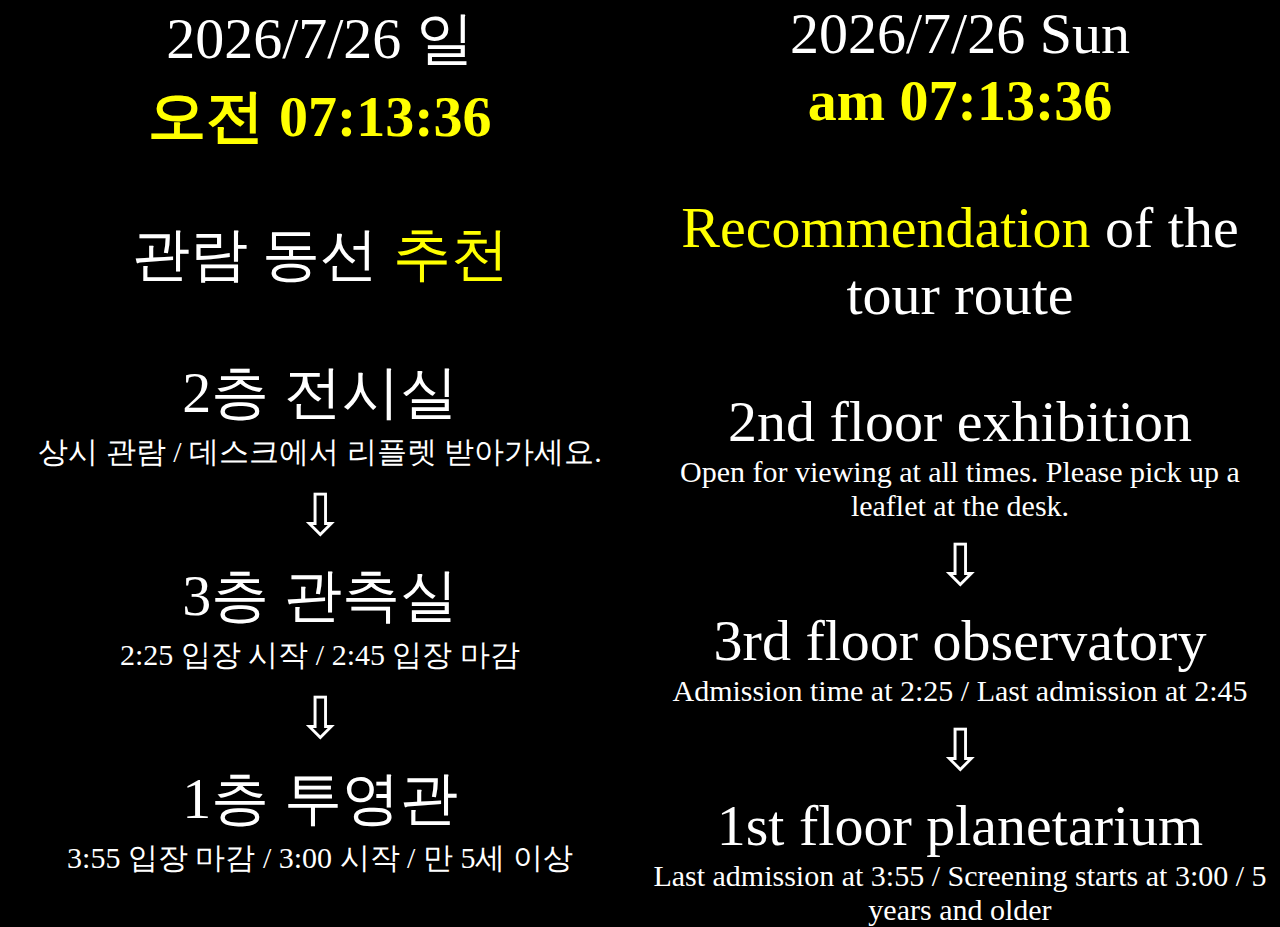
<file: winter.html>
<!-- 대전시민천문대 관람동선 추천 -->
<!--
2시 23분 미만일 경우 전시실 > 관측실(2:25) > 투영관(3:00) 추천

0분 이상, 23 미만일 경우 전시실 > 관측실 > 투영관 추천
23분 이상, 45분 미만일 경우 관측실 > 전시실 > 투영관 추천
45분 이상, 52분 미만일 경우 전시실 > 투영관 > 관측실 추천
52분 이상, 55분 미만일 경우 투영관 > 관측실 > 전시실 추천
55분 이상, 0분 미만일 경우 전시실 > 관측실 > 투영관 추천

단, 화요일 8시는 시낭송, 토요일 8시는 음악회 추천
단, 4시 45분 이상, 4시 52분 미만일 경우 전시실 > 투영관 추천
단, 4시 52분 이상, 4시 55분 미만일 경우 투영관 > 전시실 추천
단, 4시 55분 이상, 6시 미만일 경우 전시실 추천

단, 8시 55분 이상, 9시 00분 미만일 경우 전시실 > 관측실 추천
단, 9시 00분 이상, 9시 23분 미만일 경우 전시실 > 관측실 추천
단, 9시 23분 이상, 45분 미만일 경우 관측실 > 전시실 추천
단, 9시 45분 이상일 경우 전시실 추천
-->

<!DOCTYPE html>

<style>
    * {
        padding: 0;
        margin: 0;
        font-size: 58px;
    }

    body {
        background-color: black;
        color: white;
        display: table;
        table-layout: fixed;
        width: 100%;
        min-height: 100vh;
        text-align: center;

    }

    div.left {
        width: 50%;
        float: left;
        box-sizing: border-box;
    }

    div.right {
        width: 50%;
        float: right;
        box-sizing: border-box;
    }

    .way>div {
        padding-top: 8px;
        padding-bottom: 8px;
    }

    .container {
        display: table-cell;
        vertical-align: middle;
    }

    .date {
        color: white;
    }

    .time {
        font-weight: bold;
        color: yellow;
    }

    .way-time {
        font-size: 30px;
    }
</style>

<html lang="en" dir="ltr">

<head>
    <meta charset="utf-8">
</head>

<body>
    <div class="container">
        <div class="left">
            <div id="date" class="date"></div>
            <div id="time" class="time"></div>
            <div style="padding-top: 60px; padding-bottom: 60px;">관람 동선 <span style="color: yellow;">추천</span></div>
            <div class="way">
                <p id="first_route"></p>
                <p id="first_route_sub" class="way-time"></p>
                <div id="first_arrow">&#8681;</div>
                <p id="second_route"></p>
                <p id="second_route_sub" class="way-time"></p>
                <div id="second_route_arrow">&#8681;</div>
                <p id="third_route"></p>
                <p id="third_route_sub" class="way-time"></p>
            </div>
        </div>
        <div class="right">
            <div id="en_date" class="date"></div>
            <div id="en_time" class="time"></div>
            <div style="padding-top: 60px; padding-bottom: 60px;"><span style="color: yellow;">Recommendation</span> of the tour route</div>
            <div class="way">
                <p id="en_first_route"></p>
                <p id="en_first_route_sub" class="way-time"></p>
                <div id="en_first_arrow">&#8681;</div>
                <p id="en_second_route"></p>
                <p id="en_second_route_sub" class="way-time"></p>
                <div id="en_second_route_arrow">&#8681;</div>
                <p id="en_third_route"></p>
                <p id="en_third_route_sub" class="way-time"></p>
            </div>
        </div>
    </div>
</body>

</html>

<script type="text/javascript">
    var first_route = "";
    var first_route_sub = "";
    var second_route = "";
    var second_route_sub = "";
    var third_route = "";
    var third_route_sub = "";

    var en_first_route = "";
    var en_first_route_sub = "";
    var en_second_route = "";
    var en_second_route_sub = "";
    var en_third_route = "";
    var en_third_route_sub = "";

    var f1 = "1층 투영관";
    var f1_poetry_recitation = "1층 시낭송<br>(예약자 우선)";
    var f1_music_concert = "1층 음악회<br>(예약자 우선)";
    var f1_time1 = ":55 입장 마감 / ";
    var f1_time2 = ":00 시작 / 만 5세 이상";
    var f1_time1_concert = ":55 예약자 입장 마감 / ";
    var f1_time2_concert = ":00 시작 / 만 7세 이상";
    var f2 = "2층 전시실";
    var f2_time = "상시 관람 / 데스크에서 리플렛 받아가세요.";
    var f3 = "3층 관측실";
    var f3_time1 = ":25 입장 시작 / ";
    var f3_time2 = ":45 입장 마감";

    var en_f1 = "1st floor planetarium";
    var en_f1_poetry_recitation = "1st floor poetry recitation<br>(Priority for reservations)";
    var en_f1_music_concert = "1st floor music concert<br>(Priority for reservations)";
    var en_f1_time1 = "Last admission at ";
    var en_f1_time2 = ":55 / Screening starts at ";
    var en_f1_time3 = ":00 / 5 years and older";
    var en_f1_time1_concert = "Last admission for reservation at ";
    var en_f1_time2_concert = ":55 / Starts at ";
    var en_f1_time3_concert = ":00 / 7 years and older"
    var en_f2 = "2nd floor exhibition";
    var en_f2_time = "Open for viewing at all times. Please pick up a leaflet at the desk.";
    var en_f3 = "3rd floor observatory";
    var en_f3_time1 = "Admission time at ";
    var en_f3_time2 = ":25 / Last admission at ";
    var en_f3_time3 = ":45";

    function setClock() {
        var date = new Date();
        //var date = new Date("2025-04-26 19:55:00");
        var year = date.getFullYear();
        var month = date.getMonth() + 1;
        var day = date.getDate();
        var weekNames = ["일", "월", "화", "수", "목", "금", "토"];
        var weekNames_en = ["Sun", "Mon", "Tue", "Wed", "Thu", "Fri", "Sat"];
        var week = weekNames[date.getDay()];
        var week_en = weekNames_en[date.getDay()];
        var hour = modifyNumber(date.getHours());
        var min = modifyNumber(date.getMinutes());
        var sec = modifyNumber(date.getSeconds());

        var first_arrow_display = "block";
        var second_arrow_display = "block";

        // 오전, 오후 구분
        if (hour < 13) {
            var am_pm = "오전";
            var am_pm_en = "am";
        }
        else {
            var am_pm = "오후";
            var am_pm_en = "pm";
            hour = hour - 12;
        }

        // 2시 23분 미만일 경우 전시실 > 관측실(2:25) > 투영관(3:00) 추천
        if (am_pm == "오전" || hour <= 1 || hour == 2 && min < 23) {
            first_route = f2;
            first_route_sub = f2_time;
            second_route = f3;
            second_route_sub = "2" + f3_time1 + "2" + f3_time2;
            third_route = f1;
            third_route_sub = "3" + f1_time1 + "3" + f1_time2;

            en_first_route = en_f2;
            en_first_route_sub = en_f2_time;
            en_second_route = en_f3;
            en_second_route_sub = en_f3_time1 + "2" + en_f3_time2 + "2" + en_f3_time3;
            en_third_route = en_f1;
            en_third_route_sub = en_f1_time1 + "3" + en_f1_time2 + "3" + en_f1_time3;
        }
        // 4시 45분 이상, 4시 52분 미만일 경우 전시실 > 투영관 추천
        else if (hour == 4 && min >= 45 && min < 52) {
            first_route = f2;
            first_route_sub = f2_time;
            second_route = f1;
            second_route_sub = hour + f1_time1 + (hour+1) + f1_time2;
            third_route = "";
            third_route_sub = "다음 프로그램은 6:25에 시작합니다.";

            en_first_route = en_f2;
            en_first_route_sub = en_f2_time;
            en_second_route = en_f1;
            en_second_route_sub = en_f1_time1 + hour + en_f1_time2 + (hour+1) + en_f1_time3;
            en_third_route = "";
            en_third_route_sub = "The next program will start at 6:25.";
        }
        // 4시 52분 이상, 4시 55분 미만일 경우 투영관 > 전시실 > 관측실(6:25) 추천
        else if (hour == 4 && min >= 52 && min < 55) {
            first_route = f1;
            first_route_sub = hour + f1_time1 + (hour+1) + f1_time2;
            second_route = f2;
            second_route_sub = f2_time;
            third_route = "";
            third_route_sub = "다음 프로그램은 6:25에 시작합니다.";

            en_first_route = en_f1;
            en_first_route_sub = en_f1_time1 + hour + en_f1_time2 + (hour+1) + en_f1_time3;
            en_second_route = en_f2;
            en_second_route_sub = en_f2_time;
            en_third_route = "";
            en_third_route_sub = "The next program will start at 6:25.";
        }
        // 4시 55분 이상, 6시 미만일 경우 전시실 추천
        else if (hour == 4 && min >= 55 || hour == 5) {
            first_route = f2;
            first_route_sub = f2_time;
            second_route = "";
            second_route_sub = "다음 프로그램은 6:25에 시작합니다.";
            third_route = "";
            third_route_sub = "";

            en_first_route = en_f2;
            en_first_route_sub = en_f2_time;
            en_second_route = "";
            en_second_route_sub = "The next program will start at 6:25.";
            en_third_route = "";
            en_third_route_sub = "";

            second_arrow_display = "none";
        }
        // 8시 55분 이상, 10시 미만일 경우
        else if (hour == 8 && min >= 55 || hour >= 9)
        {
            // 8시 55분 이상 또는, 9시 0분 미만일 경우 전시실 > 관측실 추천
            if (hour == 8 && min >= 55) {
                first_route = f2;
                first_route_sub = f2_time;
                second_route = f3;
                second_route_sub = "9" + f3_time1 + "9" + f3_time2;
                third_route = "";
                third_route_sub = "";

                en_first_route = en_f2;
                en_first_route_sub = en_f2_time;
                en_second_route = en_f3;
                en_second_route_sub = en_f3_time1 + "9" + en_f3_time2 + "9" + en_f3_time3;
                en_third_route = "";
                en_third_route_sub = "";

                second_arrow_display = "none";
            }
            // 9시 0분 이상, 9시 23분 미만일 경우 전시실 > 관측실 추천
            else if (hour == 9 && min >= 0 && min < 23) {
                first_route = f2;
                first_route_sub = f2_time;
                second_route = f3;
                second_route_sub = hour + f3_time1 + hour + f3_time2;
                third_route = "";
                third_route_sub = "";

                en_first_route = en_f2;
                en_first_route_sub = en_f2_time;
                en_second_route = en_f3;
                en_second_route_sub = en_f3_time1 + hour + en_f3_time2 + hour + en_f3_time3;
                en_third_route = "";
                en_third_route_sub = "";

                second_arrow_display = "none";
            }
            // 9시 23분 이상, 45분 미만일 경우 관측실 > 전시실 추천
            else if (hour == 9 && min >= 23 && min < 45) {
                first_route = f3;
                first_route_sub = hour + f3_time1 + hour + f3_time2;;
                second_route = f2;
                second_route_sub = f2_time;
                third_route = "";
                third_route_sub = "";
    
                en_first_route = en_f3;
                en_first_route_sub = en_f3_time1 + hour + en_f3_time2 + hour + en_f3_time3;
                en_second_route = en_f2;
                en_second_route_sub = en_f2_time;
                en_third_route = "";
                en_third_route_sub = "";

                second_arrow_display = "none";
            }
            // 45분 이상일 경우 전시실 추천
            else {
                first_route = f2;
                first_route_sub = f2_time;
                second_route = "";
                second_route_sub = "";
                third_route = "";
                third_route_sub = "";
    
                en_first_route = en_f2;
                en_first_route_sub = en_f2_time;
                en_second_route = "";
                en_second_route_sub = "";
                en_third_route = "";
                en_third_route_sub = "";

                first_arrow_display = "none";
                second_arrow_display = "none";
            }
        }
        else
        {
            // 0분 이상, 23분 미만일 경우 전시실 > 관측실 > 투영관 추천
            if (min >= 0 && min < 23) {
                first_route = f2;
                first_route_sub = f2_time;
                second_route = f3;
                second_route_sub = hour + f3_time1 + hour + f3_time2;
    
                en_first_route = en_f2;
                en_first_route_sub = en_f2_time;
                en_second_route = en_f3;
                en_second_route_sub = en_f3_time1 + hour + en_f3_time2 + hour + en_f3_time3;

                // 화요일 7시일 경우 시낭송
                  if (week == "화" && hour == 7) {
                    third_route = f1_poetry_recitation;
                    third_route_sub = hour + f1_time1_concert + (hour+1) + f1_time2_concert;

                    en_third_route = en_f1_poetry_recitation;
                    en_third_route_sub = en_f1_time1_concert + hour + en_f1_time2_concert + (hour+1) + en_f1_time3_concert;
                }
                // 토요일 7시일 경우 음악회
                else if (week == "토" && hour == 7) {
                    third_route = f1_music_concert;
                    third_route_sub = hour + f1_time1_concert + (hour+1) + f1_time2_concert;

                    en_third_route = en_f1_music_concert;
                    en_third_route_sub = en_f1_time1_concert + hour + en_f1_time2_concert + (hour+1) + en_f1_time3_concert;
                }
                // 그외 요일일 경우
                else {
                    third_route = f1;
                    third_route_sub = hour + f1_time1 + (hour+1) + f1_time2;

                    en_third_route = en_f1;
                    en_third_route_sub = en_f1_time1 + hour + en_f1_time2 + (hour+1) + en_f1_time3;
                }
            }
            // 23분 이상, 45분 미만일 경우 관측실 > 전시실 > 투영관 추천
            else if (min >= 23 && min < 45) {
                first_route = f3;
                first_route_sub = hour + f3_time1 + hour + f3_time2;;
                second_route = f2;
                second_route_sub = f2_time;
    
                en_first_route = en_f3;
                en_first_route_sub = en_f3_time1 + hour + en_f3_time2 + hour + en_f3_time3;
                en_second_route = en_f2;
                en_second_route_sub = en_f2_time;

                // 화요일 7시일 경우 시낭송
                if (week == "화" && hour == 7) {
                    third_route = f1_poetry_recitation;
                    third_route_sub = hour + f1_time1_concert + (hour+1) + f1_time2_concert;

                    en_third_route = en_f1_poetry_recitation;
                    en_third_route_sub = en_f1_time1_concert + hour + en_f1_time2_concert + (hour+1) + en_f1_time3_concert;
                }
                // 토요일 7시일 경우 음악회
                else if (week == "토" && hour == 7) {
                    third_route = f1_music_concert;
                    third_route_sub = hour + f1_time1_concert + (hour+1) + f1_time2_concert;

                    en_third_route = en_f1_music_concert;
                    en_third_route_sub = en_f1_time1_concert + hour + en_f1_time2_concert + (hour+1) + en_f1_time3_concert;
                }
                // 그외 요일일 경우
                else {
                    third_route = f1;
                    third_route_sub = hour + f1_time1 + (hour+1) + f1_time2;

                    en_third_route = en_f1;
                    en_third_route_sub = en_f1_time1 + hour + en_f1_time2 + (hour+1) + en_f1_time3;
                }
            }
            // 45분 이상, 52분 미만일 경우 전시실 > 투영관 > 관측실 추천
            else if (min >= 45 && min < 52) {
                first_route = f2;
                first_route_sub = f2_time;
                third_route = f3;
                third_route_sub = (hour+1) + f3_time1 + (hour+1) + f3_time2;
    
                en_first_route = en_f2;
                en_first_route_sub = en_f2_time;
                en_third_route = en_f3;
                en_third_route_sub = en_f3_time1 + (hour+1) + en_f3_time2 + (hour+1) + en_f3_time3;

                // 화요일 7시일 경우 시낭송
                if (week == "화" && hour == 7) {
                    second_route = f1_poetry_recitation;
                    second_route_sub = hour + f1_time1_concert + (hour+1) + f1_time2_concert;

                    en_second_route = en_f1_poetry_recitation;
                    en_second_route_sub = en_f1_time1_concert + hour + en_f1_time2_concert + (hour+1) + en_f1_time3_concert;
                }
                // 토요일 7시일 경우 음악회
                else if (week == "토" && hour == 7) {
                    second_route = f1_music_concert;
                    second_route_sub = hour + f1_time1_concert + (hour+1) + f1_time2_concert;

                    en_second_route = en_f1_music_concert;
                    en_second_route_sub = en_f1_time1_concert + hour + en_f1_time2_concert + (hour+1) + en_f1_time3_concert;
                }
                // 그외 요일일 경우
                else {
                    second_route = f1;
                    second_route_sub = hour + f1_time1 + (hour+1) + f1_time2;

                    en_second_route = en_f1;
                    en_second_route_sub = en_f1_time1 + hour + en_f1_time2 + (hour+1) + en_f1_time3;
                }
            }
            // 52분 이상, 55분 미만일 경우 투영관 > 관측실 > 전시실 추천
            else if (min >= 52 && min < 55) {
                second_route = f3;
                second_route_sub = (hour+1) + f3_time1 + (hour+1) + f3_time2;
                third_route = f2;
                third_route_sub = f2_time;
    
                en_second_route = en_f3;
                en_second_route_sub = en_f3_time1 + (hour+1) + en_f3_time2 + (hour+1) + en_f3_time3;
                en_third_route = en_f2;
                en_third_route_sub = en_f2_time;

                // 화요일 7시일 경우 시낭송
                if (week == "화" && hour == 7) {
                    first_route = f1_poetry_recitation;
                    first_route_sub = hour + f1_time1_concert + (hour+1) + f1_time2_concert;

                    en_first_route = en_f1_poetry_recitation;
                    en_first_route_sub = en_f1_time1_concert + hour + en_f1_time2_concert + (hour+1) + en_f1_time3_concert;
                }
                // 토요일 7시일 경우 음악회
                else if (week == "토" && hour == 7) {
                    first_route = f1_music_concert;
                    first_route_sub = hour + f1_time1_concert + (hour+1) + f1_time2_concert;

                    en_first_route = en_f1_music_concert;
                    en_first_route_sub = en_f1_time1_concert + hour + en_f1_time2_concert + (hour+1) + en_f1_time3_concert;
                }
                // 그외 요일일 경우
                else {
                    first_route = f1;
                    first_route_sub = hour + f1_time1 + (hour+1) + f1_time2;

                    en_first_route = en_f1;
                    en_first_route_sub = en_f1_time1 + hour + en_f1_time2 + (hour+1) + en_f1_time3;
                }
            }
            // 55분 이상, 0분 미만일 경우 전시실 > 관측실 > 투영관 추천
            else {
                first_route = f2;
                first_route_sub = f2_time;
                second_route = f3;
                second_route_sub = (hour+1) + f3_time1 + (hour+1) + f3_time2;

                en_first_route = en_f2;
                en_first_route_sub = en_f2_time;
                en_second_route = en_f3;
                en_second_route_sub = en_f3_time1 + (hour+1) + en_f3_time2 + (hour+1) + en_f3_time3;
              
                // 화요일 6시일 경우 시낭송
                if (week == "화" && hour == 6) {
                    third_route = f1_poetry_recitation;
                    third_route_sub = (hour+1) + f1_time1_concert + (hour+2) + f1_time2_concert;

                    en_third_route = en_f1_poetry_recitation;
                    en_third_route_sub = en_f1_time1_concert + (hour+1) + en_f1_time2_concert + (hour+2) + en_f1_time3_concert;
                }
                // 토요일 6시일 경우 음악회
                else if (week == "토" && hour == 6) {
                    third_route = f1_music_concert;
                    third_route_sub = (hour+1) + f1_time1_concert + (hour+2) + f1_time2_concert;

                    en_third_route = en_f1_music_concert;
                    en_third_route_sub = en_f1_time1_concert + (hour+1) + en_f1_time2_concert + (hour+2) + en_f1_time3_concert;
                }
                // 그외 요일일 경우
                else {
                    third_route = f1;
                    third_route_sub = (hour+1) + f1_time1 + (hour+2) + f1_time2;

                    en_third_route = en_f1;
                    en_third_route_sub = en_f1_time1 + (hour+1) + en_f1_time2 + (hour+2) + en_f1_time3;
                }
            }
        }

        document.getElementById("date").innerHTML = year + "/" + month + "/" + day + " " + week;
        document.getElementById("time").innerHTML = am_pm + " " + hour + ":" + min + ":" + sec;

        document.getElementById("en_date").innerHTML = year + "/" + month + "/" + day + " " + week_en;
        document.getElementById("en_time").innerHTML = am_pm_en + " " + hour + ":" + min + ":" + sec;

        document.getElementById("first_route").innerHTML = first_route;
        document.getElementById("first_route_sub").innerHTML = first_route_sub;
        document.getElementById("second_route").innerHTML = second_route;
        document.getElementById("second_route_sub").innerHTML = second_route_sub;
        document.getElementById("third_route").innerHTML = third_route;
        document.getElementById("third_route_sub").innerHTML = third_route_sub;

        document.getElementById("en_first_route").innerHTML = en_first_route;
        document.getElementById("en_first_route_sub").innerHTML = en_first_route_sub;
        document.getElementById("en_second_route").innerHTML = en_second_route;
        document.getElementById("en_second_route_sub").innerHTML = en_second_route_sub;
        document.getElementById("en_third_route").innerHTML = en_third_route;
        document.getElementById("en_third_route_sub").innerHTML = en_third_route_sub;

        document.getElementById("first_arrow").style.display = first_arrow_display;
        document.getElementById("en_first_arrow").style.display = first_arrow_display;
        document.getElementById("second_route_arrow").style.display = second_arrow_display;
        document.getElementById("en_second_route_arrow").style.display = second_arrow_display;
    }

    function modifyNumber(time) {
        if (parseInt(time) < 10) {
            return "0" + time;
        }
        else
            return time;
    }

    window.onload = function () {
        setClock();
        setInterval(setClock, 1000); //1초마다 setClock 함수 실행
    }
</script>
</file>
<file: css/style.css>
@import url('https://fonts.googleapis.com/css?family=Noto+Sans+KR:300,500,700&display=swap'); 

/* color: 070F2B 1B1A55 535C91 9290C3*/

html { background-color: #070F2B; } 
body { font-family: 'Noto Sans KR',sans-serif; color: #ffffff; } 
#wrap { width: 100%; min-width: 1200px; } 

/* header */
header { position: fixed; left: 0; top: 0; width: 100%; height: 60px; z-index: 10; background-color: rgba(255, 255, 255, 0.2); transition: background-color 0.3s ease; } 
header.active { background-color: rgba(255, 255, 255, 0.8); } 
header .container { display: flex; justify-content: space-between; align-items: center; max-width: 1200px; margin: 0 auto; } 
header>.container>.logo { width: 60px; height: 60px; background-image: url(../images/logo.png); background-size: contain; background-repeat: no-repeat; background-position: center; } 
header>.container>nav>.gnb { display: flex; list-style: none; padding: 0; margin: 0; max-width: 1200px; } 
header>.container>nav>.gnb>li { width: 200px; text-align: center; } 
header>.container>nav>.gnb>li>a { display: block; line-height: 60px; font-size: 20px; font-weight: 700; transition: all 0.1s; text-decoration: none; } 
header>.container>nav>.gnb>li:hover>a, header>.container>nav>.gnb>li>a:focus, header>.container>nav>.gnb>li.on>a { color: #535C91; } 
header>.container>nav>.gnb>li:not(.on)>a { color: #000000; } 

/* home */
#home { width: 100%; height: 960px; background-image: url(../images/main_banner.jpg); background-repeat: no-repeat; background-size: cover; background-position: center; } 
#home>.container { position: relative; width: 1200px; height: 960px; margin: 0 auto; } 
#home>.container>p { position: absolute; top: 140px; right: 0px; font-weight: 300; letter-spacing: 2px; transform: rotate(90deg); } 
#home>.container>h1 { position: absolute; left: 60px; bottom: 300px; font-weight: 700; font-size: 120px; line-height: 0.9; letter-spacing: -3px; opacity: 0.4; } 

/* profile */
#profile { position: relative; width: 1200px; height: 960px; margin: 0 auto; } 
#profile>.profile-left { float: left; height: 960px; width: 500px; height: 520px; margin-top: 220px; } 
#profile>.profile-left>h2 { font-size: 70px; font-weight: 500; letter-spacing: 1px; text-align: right; margin-right: 50px; } 
#profile>.profile-left>p.img { position: absolute; left: -350px; width: 800px; height: 420px; text-indent: -9999px; background-image: url(../images/profile.jpg); } 
#profile>.profile-right { float: right; width: 700px; height: 520px; margin-top: 220px; } 
#profile>.profile-right>.profile { width: 700px; height: 380px; margin-top: 40px; } 
#profile>.profile-right>.profile>.mnu { height: 50px; } 
#profile>.profile-right>.profile>.mnu>li { float: left; margin-left: 20px; font-size: 20px; } 
#profile>.profile-right>.profile>.mnu>li:first-child { margin-left: 0; } 
#profile>.profile-right>.profile>.mnu>li:first-child:after { content: ''; } 
#profile>.profile-right>.profile>.mnu>li:after { content: '|'; display: block; margin: -28px 0 0 -10px; font-size: 12px; color: #9290C3; } 
#profile>.profile-right>.profile>.mnu>li>a { display: block; padding: 0 10px; height: 40px; line-height: 40px; transition: all 0.4s; color: #ffffff; } 
#profile>.profile-right>.profile>.mnu>li:hover>a,#profile>.profile-right>.profile>.mnu>li>a:focus,#profile>.profile-right>.profile>.mnu>li.on>a { color: #ffffff; font-weight: 700; font-size: 22px; background-color: #9290C3; border-radius: 18px; } 
#profile>.profile-right>.profile>.view { position: relative; height: 300px; } 
#profile>.profile-right>.profile>.view>li { position: absolute; left: 0; top: 0; padding: 0 30px; font-size: 20px; } 
#profile>.profile-right>.profile>.view>li:not(:first-child) { display: none; } 
#profile>.profile-right>.tag { bottom: 0px; left: 0; width: 700px; height: 100px; } 
#profile>.profile-right>.tag>ul>li { float: left; height: 40px; line-height: 26px; margin-left: 20px; margin-bottom: 10px; font-size: 24px; font-weight: 700; letter-spacing: 1px; } 
#profile>.profile-right>.tag>ul>li:first-child,#profile>.profile-right>.tag>ul>li:nth-child(5) { margin-left: 0; } 

/* skills */
#skills { width: 1200px; height: 960px; margin: 0 auto; } 
#skills>h2 { margin-bottom: 10px; font-size: 70px; font-weight: 500; color: #ffffff; letter-spacing: 1px; text-align: center; } 
#skills>h2:first-child { padding-top: 200px; } 
#skills>.skill1 { width: 1200px; margin: 0 auto 100px; text-align: center; } 
#skills>.skill1>li { display: inline-block; height: 150px; margin-left: 20px; font-size: 20px; } 
#skills>.skill1>li>div { margin-top: 4px; } 
#skills>.skill1>li:nth-child(1)>div { margin-left: 0; width: 120px; height: 120px; background-image: url(../images/skills/python.png); } 
#skills>.skill1>li:nth-child(2)>div { width: 120px; height: 120px; background-image: url(../images/skills/swift.png); } 
#skills>.skill1>li:nth-child(3)>div { width: 120px; height: 120px; background-image: url(../images/skills/java.png); } 
#skills>.skill1>li:nth-child(4)>div { width: 120px; height: 120px; background-image: url(../images/skills/html.png); } 
#skills>.skill1>li:nth-child(5)>div { width: 120px; height: 120px; background-image: url(../images/skills/css.png); } 
#skills>.skill1>li:nth-child(6)>div { width: 120px; height: 120px; background-image: url(../images/skills/javascript.png); } 
#skills>.skill1>li:nth-child(7)>div { width: 120px; height: 120px; background-image: url(../images/skills/heidisql.png); } 
#skills>.skill2 { width: 1200px; margin: 0 auto; text-align: center; } 
#skills>.skill2>li { display: inline-block; height: 150px; margin-left: 20px; font-size: 20px; } 
#skills>.skill2>li>div { margin-top: 4px; } 
#skills>.skill2>li:nth-child(1)>div { margin-left: 0; width: 120px; height: 120px; background-image: url(../images/skills/autocad.png); } 
#skills>.skill2>li:nth-child(2)>div { width: 120px; height: 120px; background-image: url(../images/skills/inventor.png); } 
#skills>.skill2>li:nth-child(3)>div { width: 120px; height: 120px; background-image: url(../images/skills/creo.png); } 
#skills>.skill2>li:nth-child(4)>div { width: 120px; height: 120px; background-image: url(../images/skills/catia.png); } 
#skills>.skill2>li:nth-child(5)>div { width: 120px; height: 120px; background-image: url(../images/skills/3dprint.png); } 
#skills>.skill2>li:nth-child(6)>div { width: 120px; height: 120px; background-image: url(../images/skills/telescope.png); } 

/* portfolio + popup gallery*/
#portfolio>.portfolio_bg { display: none; position: fixed; left: 0; top: 0; z-index: 20; width: 100%; height: 100%; background-color: rgba(0,0,0,0.5); } 
#portfolio>.portfolio_bg>.portfolio_img { position: fixed; left: 50%; top: 50%; z-index: 21; margin-top: -395px; margin-left: 0; width: 0px; height: 800px; overflow-y: scroll; } 
#portfolio>.portfolio_bg>.portfolio_img>.viewClose { display: block; height: 0px; text-indent: -9999px; background-color: #ffffff; } 

/* portfolio */
#portfolio { width: 1200px; height: 960px; margin: 0 auto; } 
#portfolio>h2 { margin-bottom: 20px; padding-top: 200px; font-size: 70px; font-weight: 500; color: #ffffff; letter-spacing: 1px; text-align: center; } 
#portfolio>.container>.mnu { display: flex; justify-content: center; width: 1200px; margin: 0 auto 20px; text-align: center; } 
#portfolio>.container>.mnu>li { margin-left: 20px; font-size: 20px; } 
#portfolio>.container>.mnu>li:first-child { margin-left: 0; } 
#portfolio>.container>.mnu>li:first-child:after { content: ''; } 
#portfolio>.container>.mnu>li:after { text-align: left; content: '|'; display: block; margin: -28px 0 0 -10px; font-size: 12px; color: #9290C3; } 
#portfolio>.container>.mnu>li>a { display: block; padding: 0 10px; height: 40px; line-height: 40px; transition: all 0.4s; color: #ffffff } 
#portfolio>.container>.mnu>li:hover>a,#portfolio>.container>.mnu>li>a:focus,#portfolio>.container>.mnu>li.on>a { color: #ffffff; font-weight: 700; font-size: 22px; background-color: #9290C3; border-radius: 18px; } 
#portfolio>.container>.view { position: relative; width: 1200px; height: 540px; } 
#portfolio>.container>.view>li { position: absolute; left: 0; top: 0; width: 1040px; height: 380px; padding: 80px; } 
#portfolio>.container>.view>li:not(:first-child) { display: none; } 
#portfolio>.container>.view>li>h3 { margin-bottom: 20px; font-size: 30px; } 
#portfolio>.container>.view>li>h3>span { font-size: 22px; } 
#portfolio>.container>.view>li>p { margin-bottom: 10px; font-size: 18px; line-height: 1.8; } 
#portfolio>.container>.view>li>.view_img { position: absolute; right: 40px; top: 80px; width: 471px; height: 380px; text-indent: -9999px; background-image: url(../images/portfolio/ecoinenergy.png); } 
#portfolio>.container>.view>li:nth-child(2)>.view_img { background-image: url(../images/portfolio/solar.png); } 
#portfolio>.container>.view>li:nth-child(3)>.view_img { background-image: url(../images/portfolio/app.png); } 
#portfolio>.container>.view>li:nth-child(4)>.view_img { background-image: url(../images/portfolio/crawling.png); } 
#portfolio>.container>.view>li:nth-child(5)>.view_img { background-image: url(../images/portfolio/cad.png); } 
#portfolio>.container>.view>li:nth-child(6)>.view_img { background-image: url(../images/portfolio/3dprint.png); } 
#portfolio>.container>.view>li:nth-child(7)>.view_img { background-image: url(../images/portfolio/astro.png); } 
#portfolio>.container>.view>li>a { float: left; display: block; width: 140px; height: 40px; margin: 100px 10px 0 0; line-height: 40px; text-align: center; font-size: 16px; font-size: 500; color: #425a73; background-color: #fff; border: 1px solid #425a73; border-radius: 5px; transition: all 0.4s; } 
#portfolio>.container>.view>li>a:hover,#portfolio>.container>.view>li>a:focus { color: #ffffff; background-color: #9290C3; } 

/* section - contact */
#contact { position: relative; overflow: hidden; width: 100%; height: 760px; } 
#contact>h2 { position: absolute; right: 50%; top: 200px; margin-right: -450px; margin-bottom: 20px; font-size: 70px; font-weight: 500; letter-spacing: 1px; text-align: center; } 
#contact>.contact_img { position: absolute; right: 50%; top: 300px; margin-right: -543px; width: 358px; height: 430px; background-image: url(../images/contact.jpg); } 
#contact>.container { position: absolute; top: 50%; left: 50%; margin-left: -400px; margin-top: -90px; text-align: center; } 
#contact>.container>p { font-size: 20px; line-height: 1.8; letter-spacing: 1px; } 
#contact>.container>p+p:before { content: '/'; display: block; padding: 20px 0; font-weight: 300; font-size: 30px; color: #9290C3; opacity: 0.3; } 
#contact>.container>p+p { margin-bottom: 20px; font-size: 16px; } 
#contact>.container>.link { width: 394px; margin: 0 auto; } 
#contact>.container>.link>a { display: inline-block; height: 50px; transition: all 0.4s; } 
#contact>.container>.link>a:nth-child(1) { margin-left: 0; width: 50px; height: 50px; } 
#contact>.container>.link>a:nth-child(2) { margin-left: 20px; width: 50px; height: 50px; }
#contact>.container>.link>a:nth-child(3) { margin-left: 20px; width: 50px; height: 50px; }
#contact>.container>.link>a>img { width: 50px; width: 50px; filter: invert(100%); } 
#contact>.container>.link>a>img:hover { filter: invert(64%) sepia(14%) saturate(852%) hue-rotate(203deg) brightness(89%) contrast(88%); } 

/* footer */
footer { width: 100%; height: 80px; background-color: #1B1A55; } 
footer>address { padding-top: 16px; font-size: 14px; font-weight: 300; line-height: 1.6; text-align: center; } 
footer>address>a { color: #ffffff !important; }
</file>
